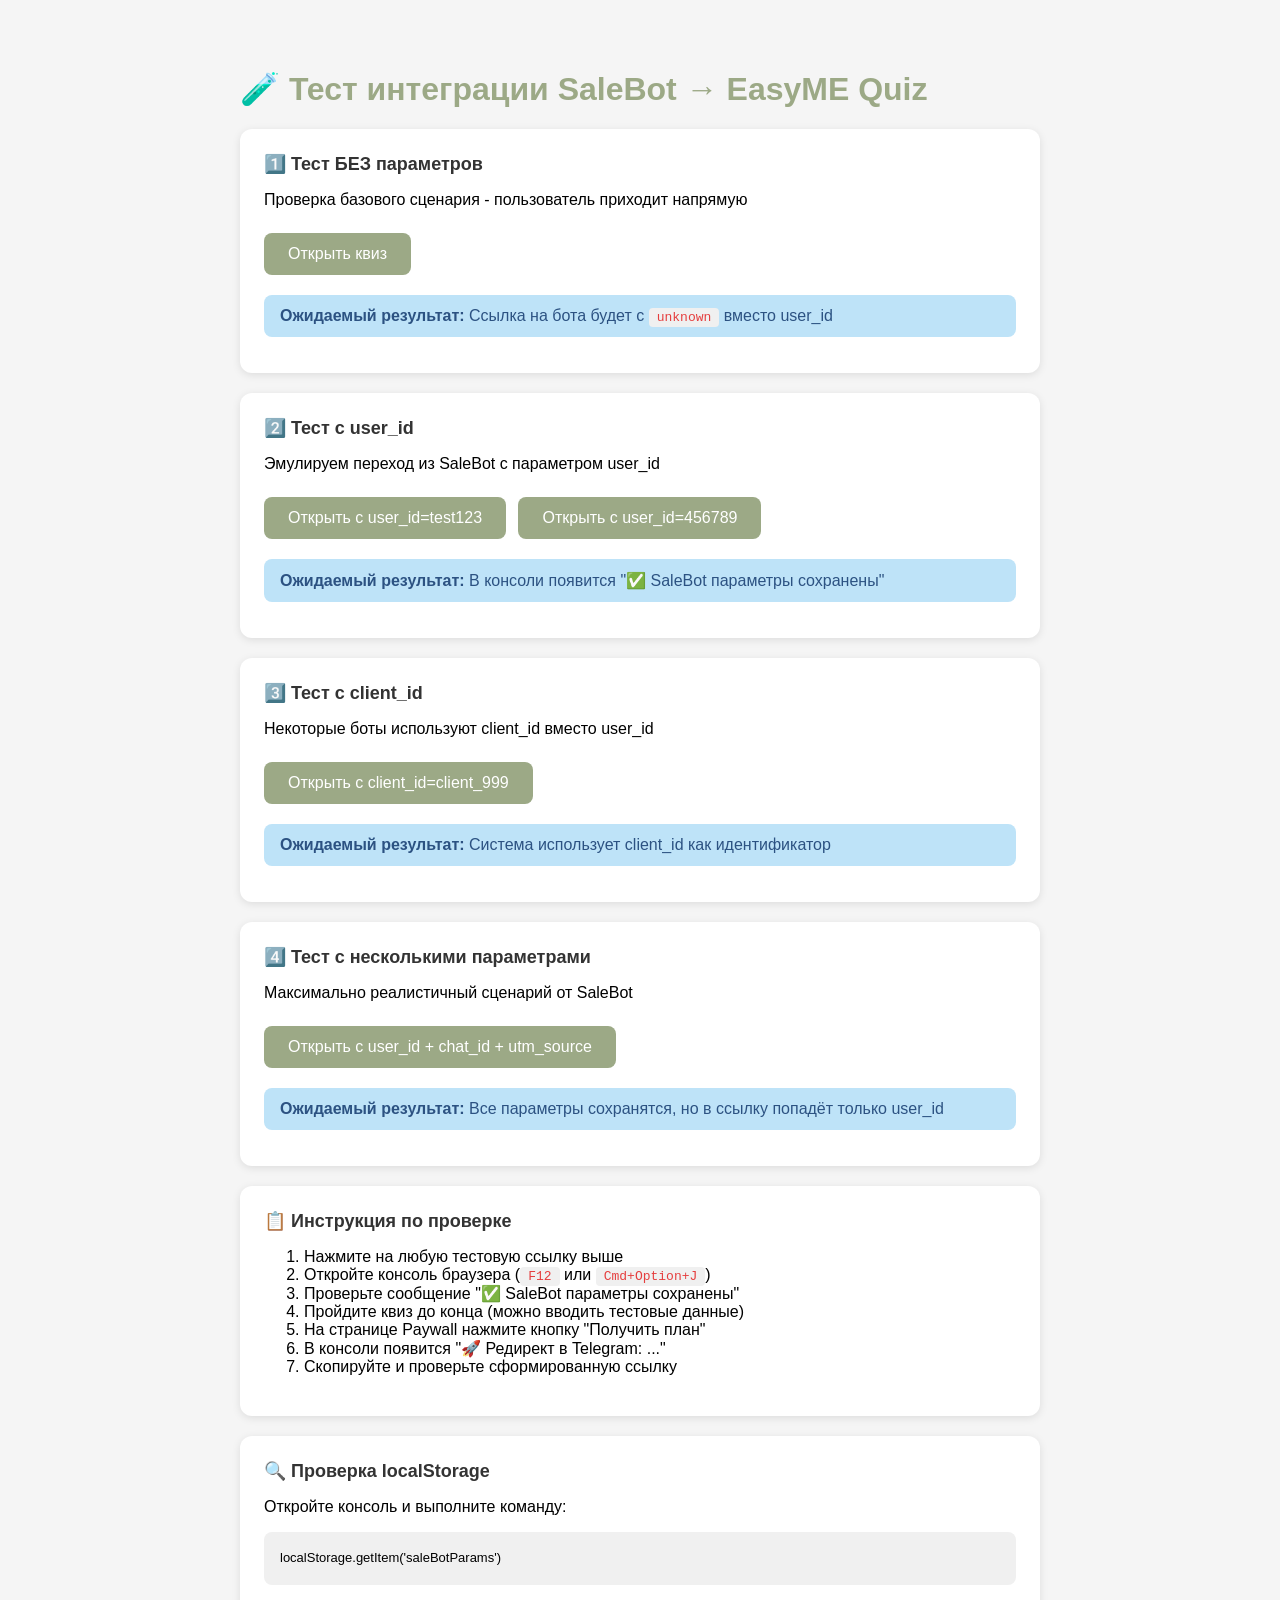
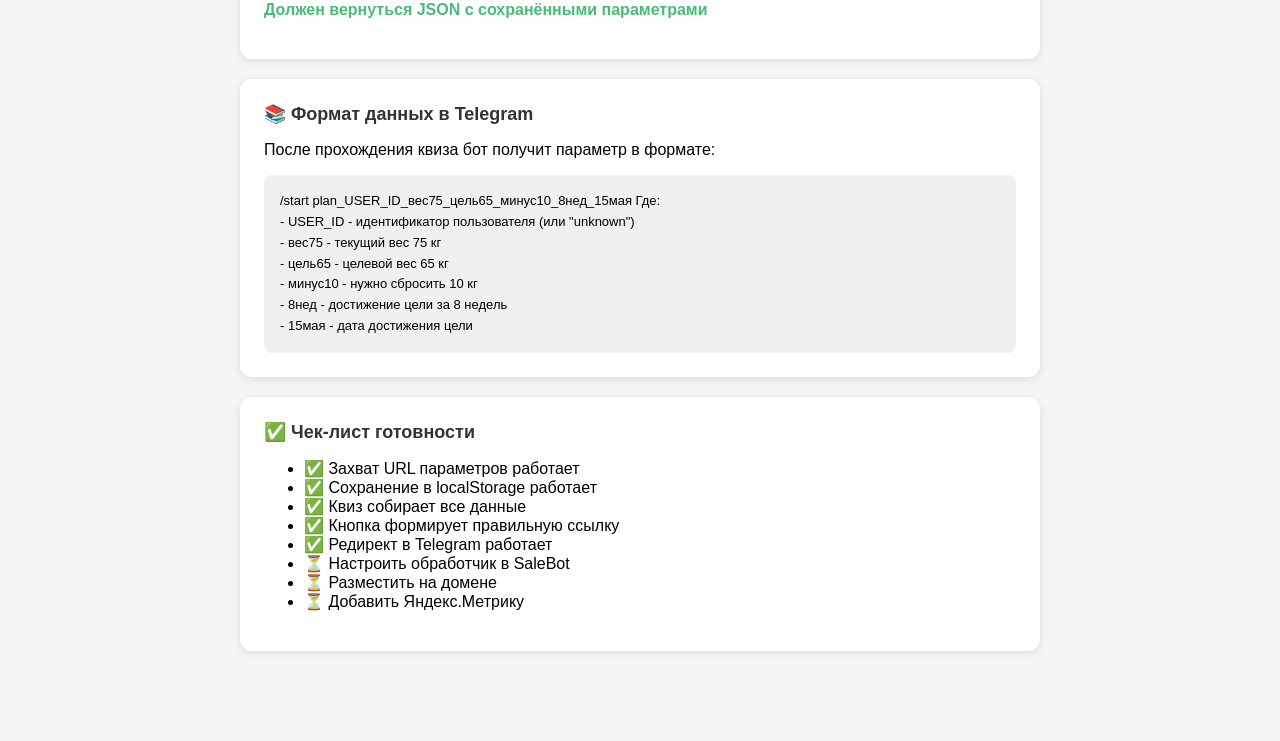
<file: test-integration.html>
<!DOCTYPE html>
<html lang="ru">
<head>
    <meta charset="UTF-8">
    <meta name="viewport" content="width=device-width, initial-scale=1.0">
    <title>Тест интеграции SaleBot</title>
    <style>
        body {
            font-family: -apple-system, BlinkMacSystemFont, 'Segoe UI', Roboto, Oxygen, Ubuntu, Cantarell, sans-serif;
            max-width: 800px;
            margin: 50px auto;
            padding: 20px;
            background: #f5f5f5;
        }
        .card {
            background: white;
            border-radius: 12px;
            padding: 24px;
            margin-bottom: 20px;
            box-shadow: 0 2px 8px rgba(0,0,0,0.1);
        }
        h1 {
            color: #9CA986;
            margin-top: 0;
        }
        h2 {
            color: #333;
            font-size: 18px;
            margin-top: 0;
        }
        .test-link {
            display: inline-block;
            background: #9CA986;
            color: white;
            padding: 12px 24px;
            border-radius: 8px;
            text-decoration: none;
            margin: 8px 8px 8px 0;
            font-weight: 500;
            transition: background 0.2s;
        }
        .test-link:hover {
            background: #8a9877;
        }
        code {
            background: #f0f0f0;
            padding: 2px 8px;
            border-radius: 4px;
            font-size: 13px;
            color: #e53e3e;
        }
        .code-block {
            background: #f0f0f0;
            padding: 16px;
            border-radius: 8px;
            overflow-x: auto;
            font-size: 13px;
            line-height: 1.6;
        }
        .success {
            color: #48bb78;
            font-weight: 600;
        }
        .info {
            background: #bee3f8;
            padding: 12px 16px;
            border-radius: 8px;
            color: #2c5282;
            margin: 12px 0;
        }
    </style>
</head>
<body>
    <h1>🧪 Тест интеграции SaleBot → EasyME Quiz</h1>
    
    <div class="card">
        <h2>1️⃣ Тест БЕЗ параметров</h2>
        <p>Проверка базового сценария - пользователь приходит напрямую</p>
        <a href="/" class="test-link">Открыть квиз</a>
        <div class="info">
            <strong>Ожидаемый результат:</strong> Ссылка на бота будет с <code>unknown</code> вместо user_id
        </div>
    </div>
    
    <div class="card">
        <h2>2️⃣ Тест с user_id</h2>
        <p>Эмулируем переход из SaleBot с параметром user_id</p>
        <a href="/?user_id=test123" class="test-link">Открыть с user_id=test123</a>
        <a href="/?user_id=456789" class="test-link">Открыть с user_id=456789</a>
        <div class="info">
            <strong>Ожидаемый результат:</strong> В консоли появится "✅ SaleBot параметры сохранены"
        </div>
    </div>
    
    <div class="card">
        <h2>3️⃣ Тест с client_id</h2>
        <p>Некоторые боты используют client_id вместо user_id</p>
        <a href="/?client_id=client_999" class="test-link">Открыть с client_id=client_999</a>
        <div class="info">
            <strong>Ожидаемый результат:</strong> Система использует client_id как идентификатор
        </div>
    </div>
    
    <div class="card">
        <h2>4️⃣ Тест с несколькими параметрами</h2>
        <p>Максимально реалистичный сценарий от SaleBot</p>
        <a href="/?user_id=12345&chat_id=67890&utm_source=telegram" class="test-link">
            Открыть с user_id + chat_id + utm_source
        </a>
        <div class="info">
            <strong>Ожидаемый результат:</strong> Все параметры сохранятся, но в ссылку попадёт только user_id
        </div>
    </div>
    
    <div class="card">
        <h2>📋 Инструкция по проверке</h2>
        <ol>
            <li>Нажмите на любую тестовую ссылку выше</li>
            <li>Откройте консоль браузера (<code>F12</code> или <code>Cmd+Option+J</code>)</li>
            <li>Проверьте сообщение "✅ SaleBot параметры сохранены"</li>
            <li>Пройдите квиз до конца (можно вводить тестовые данные)</li>
            <li>На странице Paywall нажмите кнопку "Получить план"</li>
            <li>В консоли появится "🚀 Редирект в Telegram: ..."</li>
            <li>Скопируйте и проверьте сформированную ссылку</li>
        </ol>
    </div>
    
    <div class="card">
        <h2>🔍 Проверка localStorage</h2>
        <p>Откройте консоль и выполните команду:</p>
        <div class="code-block">
            localStorage.getItem('saleBotParams')
        </div>
        <p class="success">Должен вернуться JSON с сохранёнными параметрами</p>
    </div>
    
    <div class="card">
        <h2>📚 Формат данных в Telegram</h2>
        <p>После прохождения квиза бот получит параметр в формате:</p>
        <div class="code-block">
/start plan_USER_ID_вес75_цель65_минус10_8нед_15мая

Где:<br>
- USER_ID - идентификатор пользователя (или "unknown")<br>
- вес75 - текущий вес 75 кг<br>
- цель65 - целевой вес 65 кг<br>
- минус10 - нужно сбросить 10 кг<br>
- 8нед - достижение цели за 8 недель<br>
- 15мая - дата достижения цели
        </div>
    </div>
    
    <div class="card">
        <h2>✅ Чек-лист готовности</h2>
        <ul>
            <li>✅ Захват URL параметров работает</li>
            <li>✅ Сохранение в localStorage работает</li>
            <li>✅ Квиз собирает все данные</li>
            <li>✅ Кнопка формирует правильную ссылку</li>
            <li>✅ Редирект в Telegram работает</li>
            <li>⏳ Настроить обработчик в SaleBot</li>
            <li>⏳ Разместить на домене</li>
            <li>⏳ Добавить Яндекс.Метрику</li>
        </ul>
    </div>
</body>
</html>
</file>
